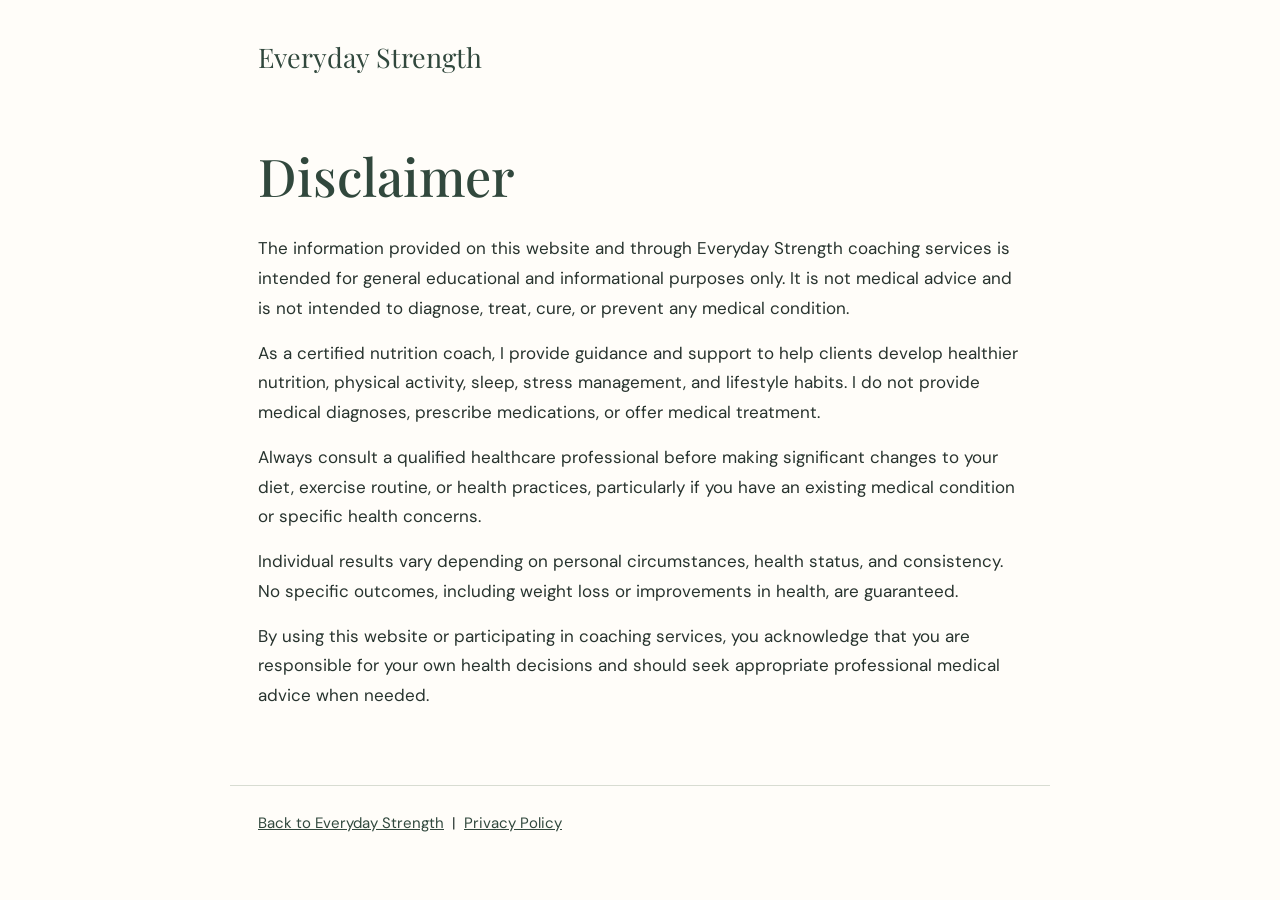
<file: disclaimer.html>
<!DOCTYPE html>
<html lang="en"><head><meta charset="utf-8"><meta name="viewport" content="width=device-width, initial-scale=1"><meta name="description" content="Everyday Strength privacy policy"><title>Privacy Policy | Everyday Strength</title><link rel="preconnect" href="https://fonts.googleapis.com"><link rel="preconnect" href="https://fonts.gstatic.com" crossorigin><link href="https://fonts.googleapis.com/css2?family=DM+Sans:wght@400;500;600;700&amp;family=Playfair+Display:wght@400;500;600&amp;display=swap" rel="stylesheet"><style>:root{--paper:#fffdf9;--deep:#31483d;--ink:#27332e}*{box-sizing:border-box}body{margin:0;background:var(--paper);color:var(--ink);font:17px/1.75 'DM Sans',sans-serif}header,main,footer{max-width:820px;margin:auto;padding:24px 28px}header{padding-top:34px}header a{color:var(--deep);text-decoration:none;font-family:'Playfair Display',serif;font-size:27px}h1,h2{font-family:'Playfair Display',serif;font-weight:500;line-height:1.25;color:var(--deep)}h1{font-size:clamp(34px,5vw,52px);margin:14px 0 26px}h2{font-size:25px;margin:32px 0 10px}p{margin:0 0 15px}a{color:var(--deep);overflow-wrap:anywhere}footer{border-top:1px solid #d8dcd2;margin-top:35px;font-size:15px}</style></head><body><header><a href="index.html">Everyday Strength</a></header><main><h1>Disclaimer</h1>
<p>The information provided on this website and through Everyday Strength coaching services is intended for general educational and informational purposes only. It is not medical advice and is not intended to diagnose, treat, cure, or prevent any medical condition.</p>
<p>As a certified nutrition coach, I provide guidance and support to help clients develop healthier nutrition, physical activity, sleep, stress management, and lifestyle habits. I do not provide medical diagnoses, prescribe medications, or offer medical treatment.</p>
<p>Always consult a qualified healthcare professional before making significant changes to your diet, exercise routine, or health practices, particularly if you have an existing medical condition or specific health concerns.</p>
<p>Individual results vary depending on personal circumstances, health status, and consistency. No specific outcomes, including weight loss or improvements in health, are guaranteed.</p>
<p>By using this website or participating in coaching services, you acknowledge that you are responsible for your own health decisions and should seek appropriate professional medical advice when needed.</p>
</main><footer><a href="index.html">Back to Everyday Strength</a> &nbsp;|&nbsp; <a href="privacy.html">Privacy Policy</a></footer></body></html>
</file>
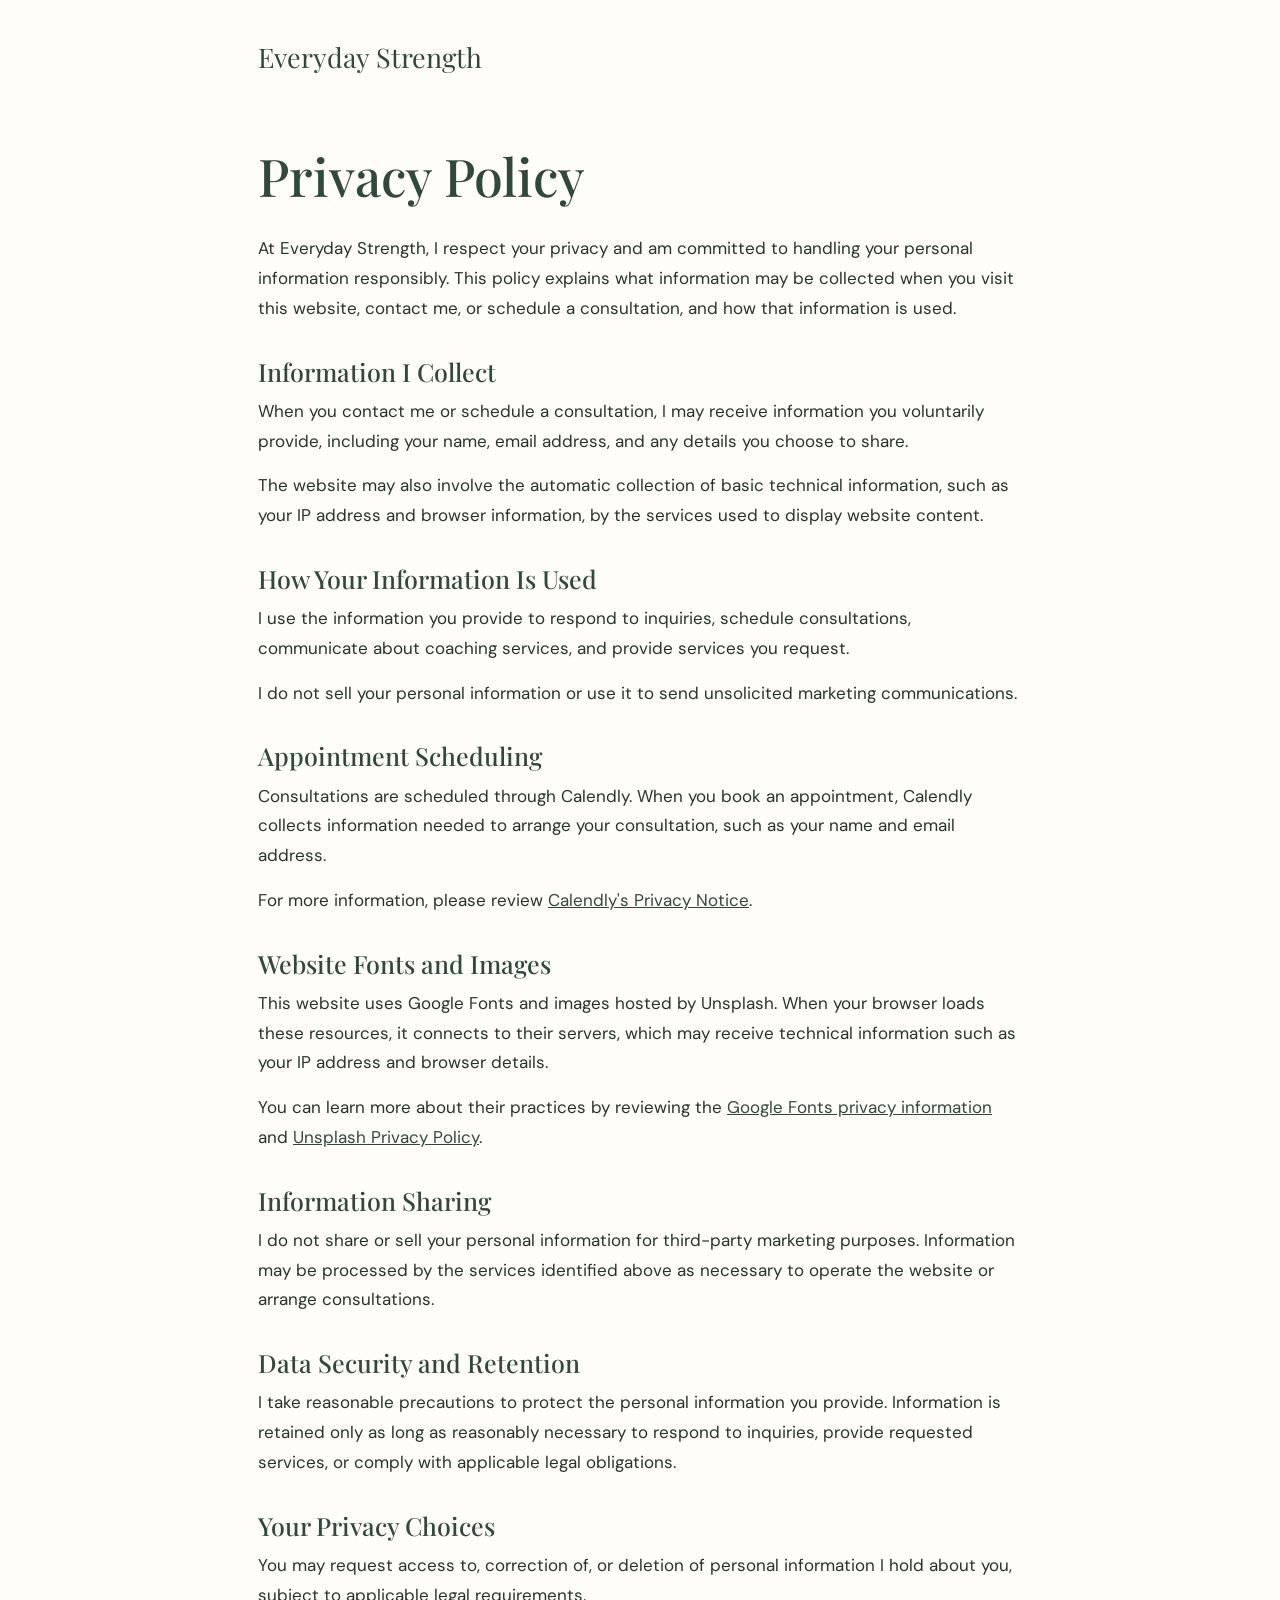
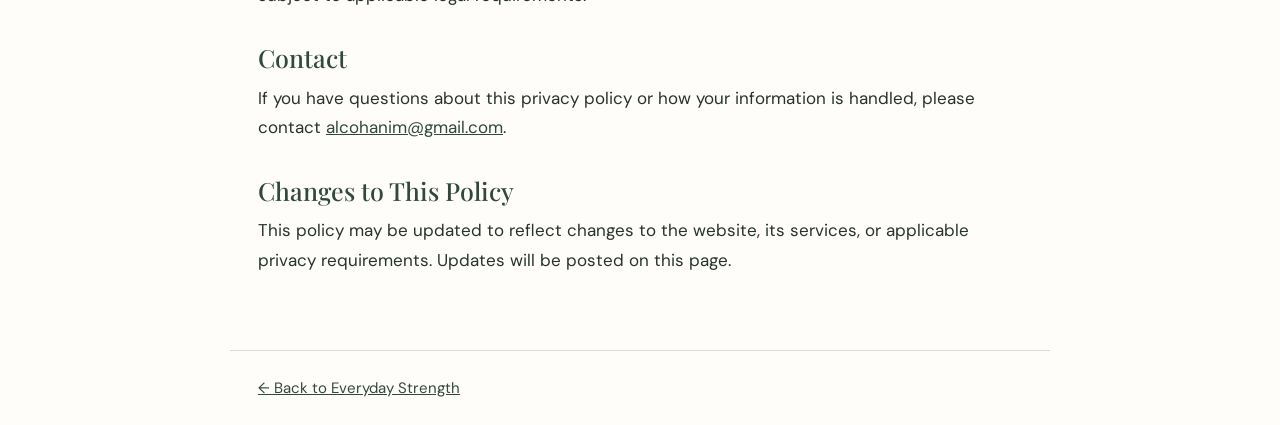
<file: privacy.html>
<!DOCTYPE html>
<html lang="en"><head><meta charset="utf-8"><meta name="viewport" content="width=device-width, initial-scale=1"><meta name="description" content="Everyday Strength privacy policy"><title>Privacy Policy | Everyday Strength</title><link rel="preconnect" href="https://fonts.googleapis.com"><link rel="preconnect" href="https://fonts.gstatic.com" crossorigin><link href="https://fonts.googleapis.com/css2?family=DM+Sans:wght@400;500;600;700&amp;family=Playfair+Display:wght@400;500;600&amp;display=swap" rel="stylesheet"><style>:root{--paper:#fffdf9;--deep:#31483d;--ink:#27332e}*{box-sizing:border-box}body{margin:0;background:var(--paper);color:var(--ink);font:17px/1.75 'DM Sans',sans-serif}header,main,footer{max-width:820px;margin:auto;padding:24px 28px}header{padding-top:34px}header a{color:var(--deep);text-decoration:none;font-family:'Playfair Display',serif;font-size:27px}h1,h2{font-family:'Playfair Display',serif;font-weight:500;line-height:1.25;color:var(--deep)}h1{font-size:clamp(34px,5vw,52px);margin:14px 0 26px}h2{font-size:25px;margin:32px 0 10px}p{margin:0 0 15px}a{color:var(--deep);overflow-wrap:anywhere}footer{border-top:1px solid #d8dcd2;margin-top:35px;font-size:15px}</style></head><body><header><a href="index.html">Everyday Strength</a></header><main><h1>Privacy Policy</h1>
<p>At Everyday Strength, I respect your privacy and am committed to handling your personal information responsibly. This policy explains what information may be collected when you visit this website, contact me, or schedule a consultation, and how that information is used.</p>
<h2>Information I Collect</h2><p>When you contact me or schedule a consultation, I may receive information you voluntarily provide, including your name, email address, and any details you choose to share.</p><p>The website may also involve the automatic collection of basic technical information, such as your IP address and browser information, by the services used to display website content.</p>
<h2>How Your Information Is Used</h2><p>I use the information you provide to respond to inquiries, schedule consultations, communicate about coaching services, and provide services you request.</p><p>I do not sell your personal information or use it to send unsolicited marketing communications.</p>
<h2>Appointment Scheduling</h2><p>Consultations are scheduled through Calendly. When you book an appointment, Calendly collects information needed to arrange your consultation, such as your name and email address.</p><p>For more information, please review <a href="https://calendly.com/legal/privacy-notice" target="_blank" rel="noopener noreferrer">Calendly's Privacy Notice</a>.</p>
<h2>Website Fonts and Images</h2><p>This website uses Google Fonts and images hosted by Unsplash. When your browser loads these resources, it connects to their servers, which may receive technical information such as your IP address and browser details.</p><p>You can learn more about their practices by reviewing the <a href="https://fonts.googleblog.com/2022/11/your-privacy-and-google-fonts.html" target="_blank" rel="noopener noreferrer">Google Fonts privacy information</a> and <a href="https://unsplash.com/privacy" target="_blank" rel="noopener noreferrer">Unsplash Privacy Policy</a>.</p>
<h2>Information Sharing</h2><p>I do not share or sell your personal information for third-party marketing purposes. Information may be processed by the services identified above as necessary to operate the website or arrange consultations.</p>
<h2>Data Security and Retention</h2><p>I take reasonable precautions to protect the personal information you provide. Information is retained only as long as reasonably necessary to respond to inquiries, provide requested services, or comply with applicable legal obligations.</p>
<h2>Your Privacy Choices</h2><p>You may request access to, correction of, or deletion of personal information I hold about you, subject to applicable legal requirements.</p>
<h2>Contact</h2><p>If you have questions about this privacy policy or how your information is handled, please contact <a href="mailto:alcohanim@gmail.com">alcohanim@gmail.com</a>.</p>
<h2>Changes to This Policy</h2><p>This policy may be updated to reflect changes to the website, its services, or applicable privacy requirements. Updates will be posted on this page.</p>
</main><footer><a href="index.html">← Back to Everyday Strength</a></footer></body></html>
</file>
